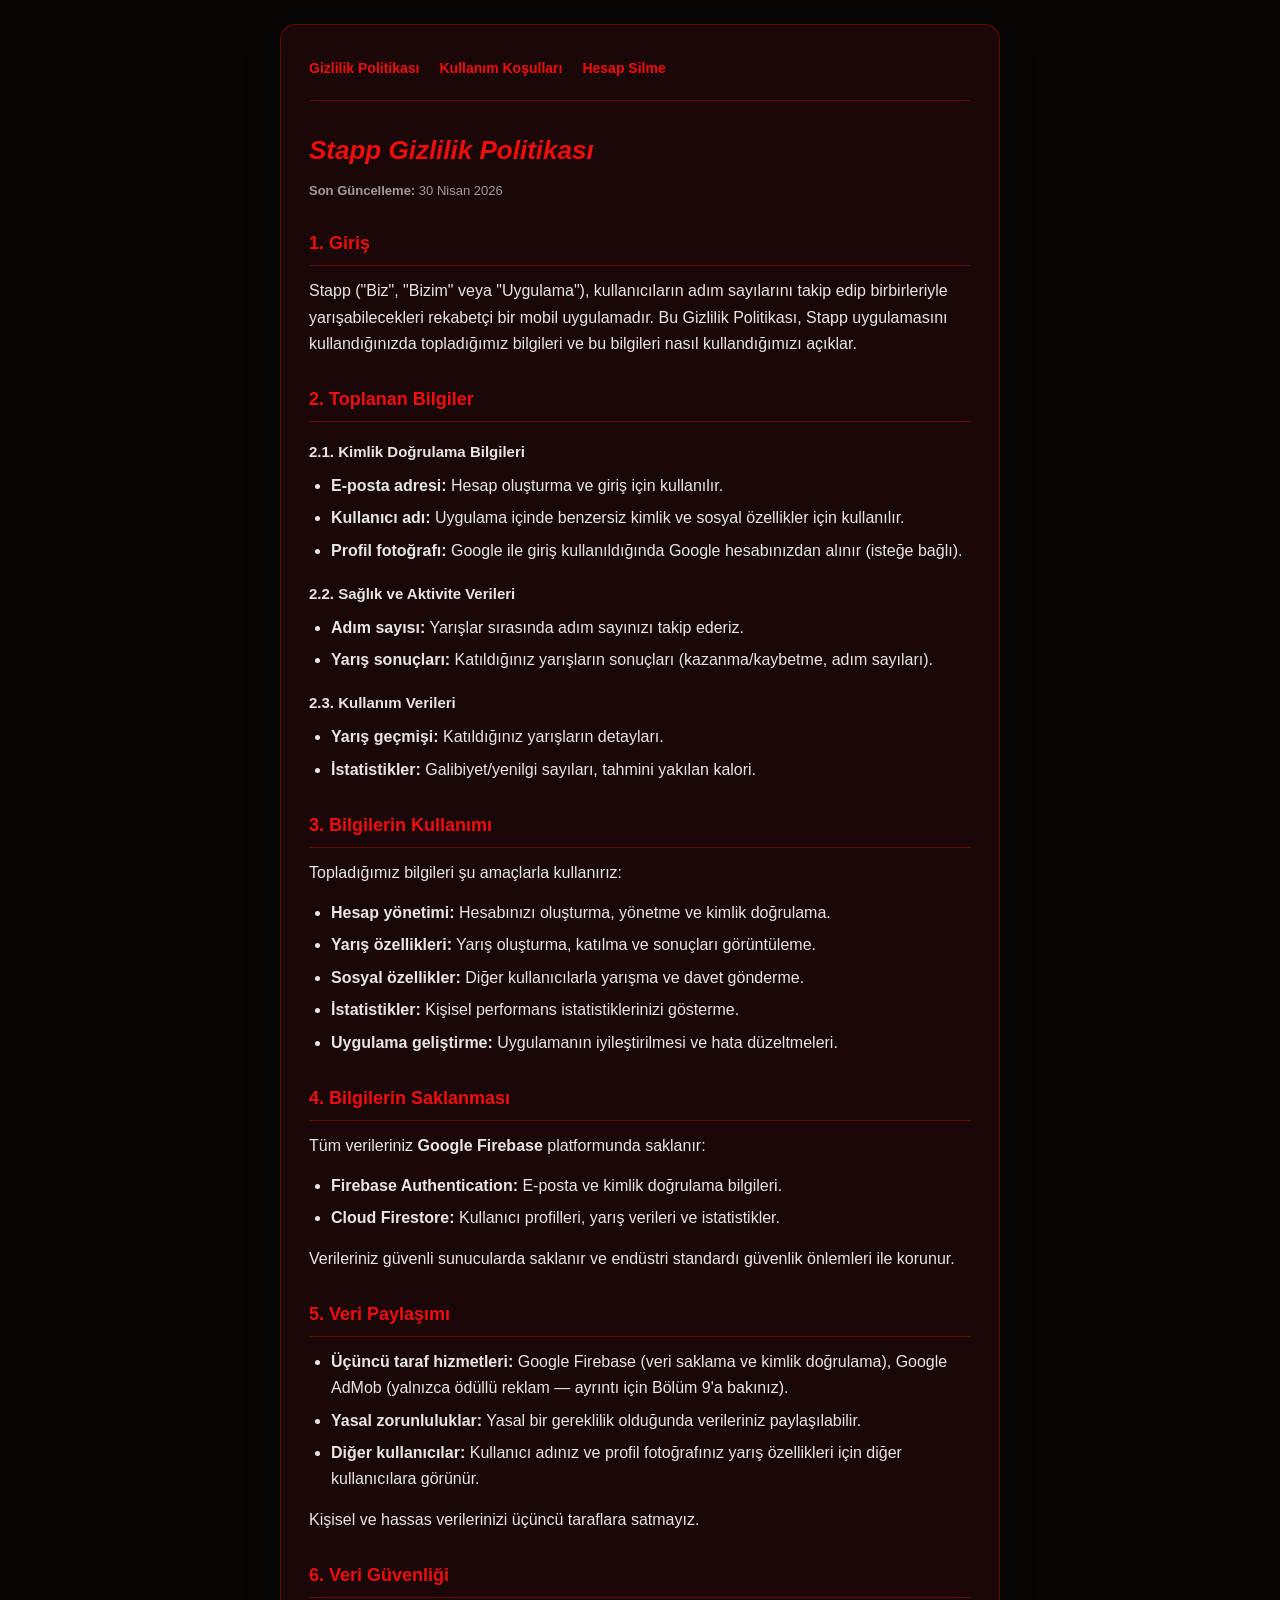
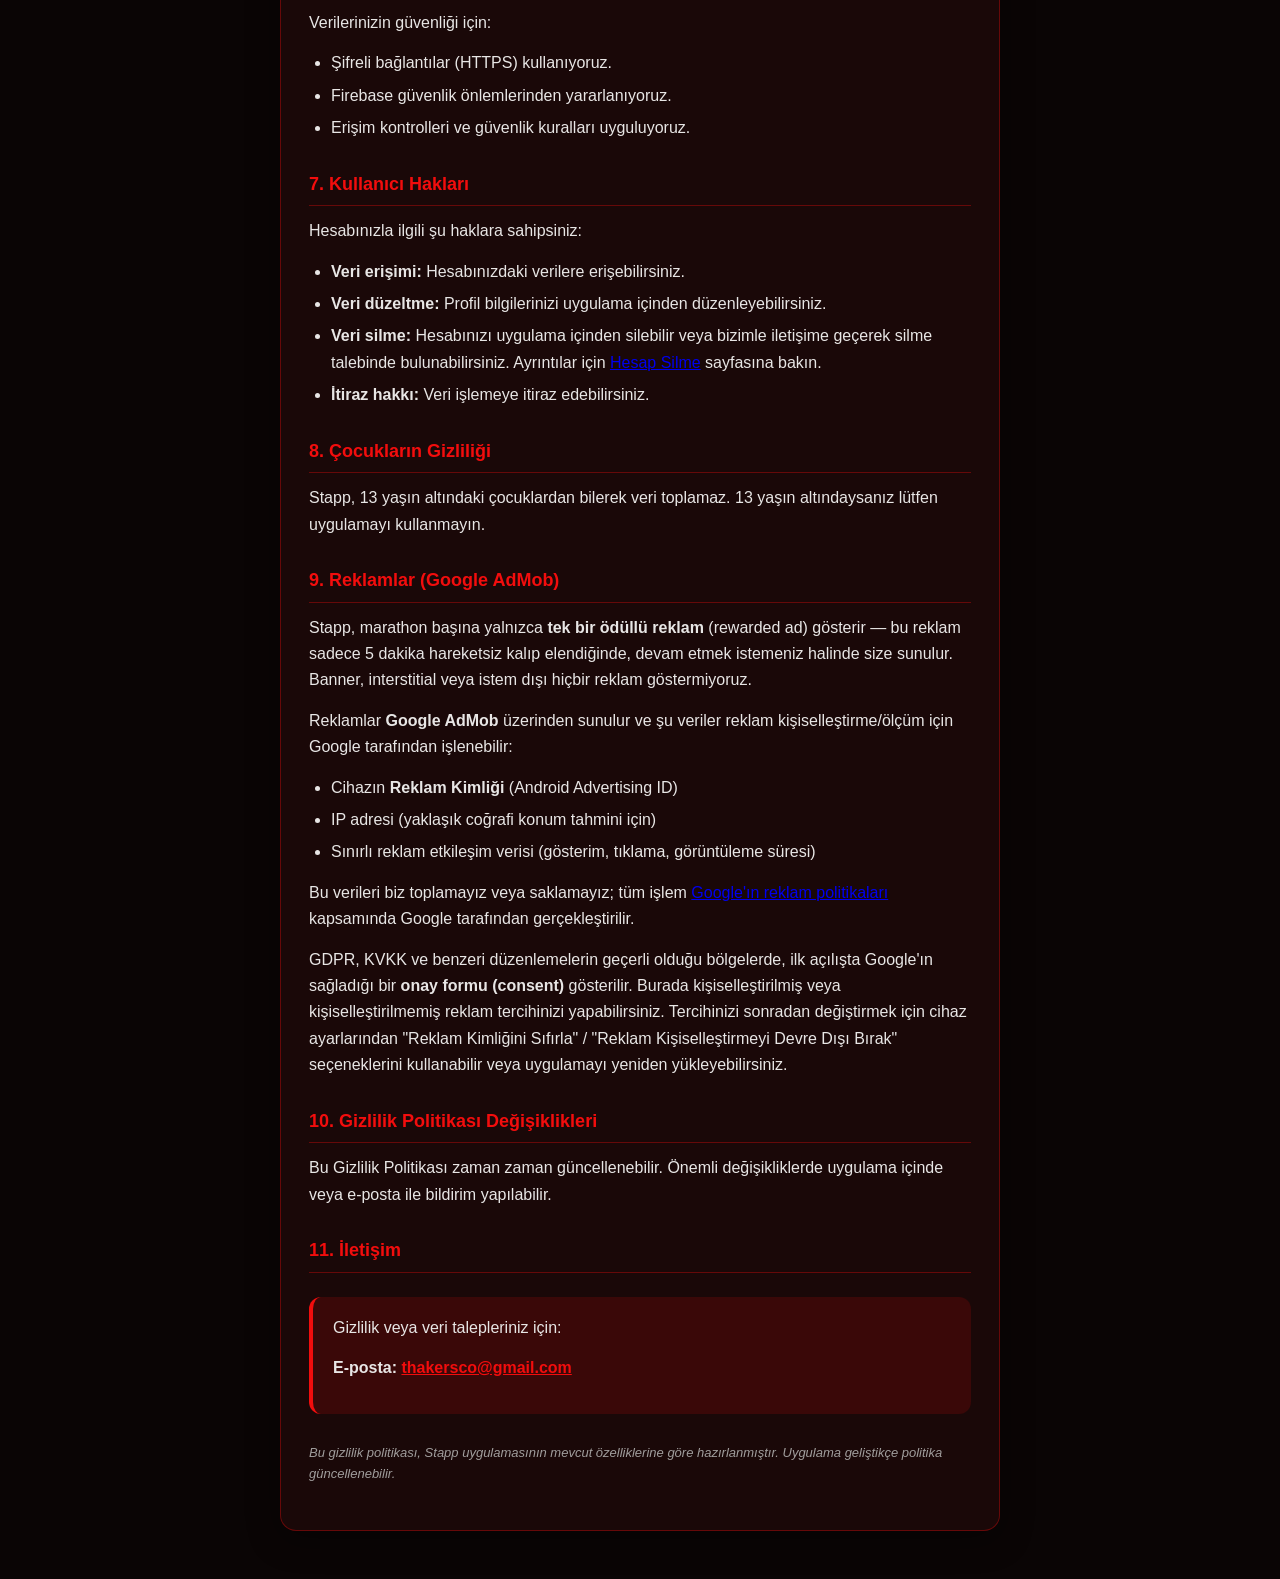
<file: index.html>
<!DOCTYPE html>
<html lang="tr">
<head>
  <meta charset="UTF-8">
  <meta name="viewport" content="width=device-width, initial-scale=1.0">
  <title>Stapp – Gizlilik Politikası</title>
  <link rel="stylesheet" href="styles.css">
</head>
<body>
  <div class="container">
    <nav>
      <a href="index.html" class="active">Gizlilik Politikası</a>
      <a href="terms.html">Kullanım Koşulları</a>
      <a href="delete-account.html">Hesap Silme</a>
    </nav>

    <h1>Stapp Gizlilik Politikası</h1>
    <p class="last-updated"><strong>Son Güncelleme:</strong> 30 Nisan 2026</p>

    <h2>1. Giriş</h2>
    <p>Stapp ("Biz", "Bizim" veya "Uygulama"), kullanıcıların adım sayılarını takip edip birbirleriyle yarışabilecekleri rekabetçi bir mobil uygulamadır. Bu Gizlilik Politikası, Stapp uygulamasını kullandığınızda topladığımız bilgileri ve bu bilgileri nasıl kullandığımızı açıklar.</p>

    <h2>2. Toplanan Bilgiler</h2>
    <h3>2.1. Kimlik Doğrulama Bilgileri</h3>
    <ul>
      <li><strong>E-posta adresi:</strong> Hesap oluşturma ve giriş için kullanılır.</li>
      <li><strong>Kullanıcı adı:</strong> Uygulama içinde benzersiz kimlik ve sosyal özellikler için kullanılır.</li>
      <li><strong>Profil fotoğrafı:</strong> Google ile giriş kullanıldığında Google hesabınızdan alınır (isteğe bağlı).</li>
    </ul>
    <h3>2.2. Sağlık ve Aktivite Verileri</h3>
    <ul>
      <li><strong>Adım sayısı:</strong> Yarışlar sırasında adım sayınızı takip ederiz.</li>
      <li><strong>Yarış sonuçları:</strong> Katıldığınız yarışların sonuçları (kazanma/kaybetme, adım sayıları).</li>
    </ul>
    <h3>2.3. Kullanım Verileri</h3>
    <ul>
      <li><strong>Yarış geçmişi:</strong> Katıldığınız yarışların detayları.</li>
      <li><strong>İstatistikler:</strong> Galibiyet/yenilgi sayıları, tahmini yakılan kalori.</li>
    </ul>

    <h2>3. Bilgilerin Kullanımı</h2>
    <p>Topladığımız bilgileri şu amaçlarla kullanırız:</p>
    <ul>
      <li><strong>Hesap yönetimi:</strong> Hesabınızı oluşturma, yönetme ve kimlik doğrulama.</li>
      <li><strong>Yarış özellikleri:</strong> Yarış oluşturma, katılma ve sonuçları görüntüleme.</li>
      <li><strong>Sosyal özellikler:</strong> Diğer kullanıcılarla yarışma ve davet gönderme.</li>
      <li><strong>İstatistikler:</strong> Kişisel performans istatistiklerinizi gösterme.</li>
      <li><strong>Uygulama geliştirme:</strong> Uygulamanın iyileştirilmesi ve hata düzeltmeleri.</li>
    </ul>

    <h2>4. Bilgilerin Saklanması</h2>
    <p>Tüm verileriniz <strong>Google Firebase</strong> platformunda saklanır:</p>
    <ul>
      <li><strong>Firebase Authentication:</strong> E-posta ve kimlik doğrulama bilgileri.</li>
      <li><strong>Cloud Firestore:</strong> Kullanıcı profilleri, yarış verileri ve istatistikler.</li>
    </ul>
    <p>Verileriniz güvenli sunucularda saklanır ve endüstri standardı güvenlik önlemleri ile korunur.</p>

    <h2>5. Veri Paylaşımı</h2>
    <ul>
      <li><strong>Üçüncü taraf hizmetleri:</strong> Google Firebase (veri saklama ve kimlik doğrulama), Google AdMob (yalnızca ödüllü reklam — ayrıntı için Bölüm 9'a bakınız).</li>
      <li><strong>Yasal zorunluluklar:</strong> Yasal bir gereklilik olduğunda verileriniz paylaşılabilir.</li>
      <li><strong>Diğer kullanıcılar:</strong> Kullanıcı adınız ve profil fotoğrafınız yarış özellikleri için diğer kullanıcılara görünür.</li>
    </ul>
    <p>Kişisel ve hassas verilerinizi üçüncü taraflara satmayız.</p>

    <h2>6. Veri Güvenliği</h2>
    <p>Verilerinizin güvenliği için:</p>
    <ul>
      <li>Şifreli bağlantılar (HTTPS) kullanıyoruz.</li>
      <li>Firebase güvenlik önlemlerinden yararlanıyoruz.</li>
      <li>Erişim kontrolleri ve güvenlik kuralları uyguluyoruz.</li>
    </ul>

    <h2>7. Kullanıcı Hakları</h2>
    <p>Hesabınızla ilgili şu haklara sahipsiniz:</p>
    <ul>
      <li><strong>Veri erişimi:</strong> Hesabınızdaki verilere erişebilirsiniz.</li>
      <li><strong>Veri düzeltme:</strong> Profil bilgilerinizi uygulama içinden düzenleyebilirsiniz.</li>
      <li><strong>Veri silme:</strong> Hesabınızı uygulama içinden silebilir veya bizimle iletişime geçerek silme talebinde bulunabilirsiniz. Ayrıntılar için <a href="delete-account.html">Hesap Silme</a> sayfasına bakın.</li>
      <li><strong>İtiraz hakkı:</strong> Veri işlemeye itiraz edebilirsiniz.</li>
    </ul>

    <h2>8. Çocukların Gizliliği</h2>
    <p>Stapp, 13 yaşın altındaki çocuklardan bilerek veri toplamaz. 13 yaşın altındaysanız lütfen uygulamayı kullanmayın.</p>

    <h2>9. Reklamlar (Google AdMob)</h2>
    <p>Stapp, marathon başına yalnızca <strong>tek bir ödüllü reklam</strong> (rewarded ad) gösterir — bu reklam sadece 5 dakika hareketsiz kalıp elendiğinde, devam etmek istemeniz halinde size sunulur. Banner, interstitial veya istem dışı hiçbir reklam göstermiyoruz.</p>
    <p>Reklamlar <strong>Google AdMob</strong> üzerinden sunulur ve şu veriler reklam kişiselleştirme/ölçüm için Google tarafından işlenebilir:</p>
    <ul>
      <li>Cihazın <strong>Reklam Kimliği</strong> (Android Advertising ID)</li>
      <li>IP adresi (yaklaşık coğrafi konum tahmini için)</li>
      <li>Sınırlı reklam etkileşim verisi (gösterim, tıklama, görüntüleme süresi)</li>
    </ul>
    <p>Bu verileri biz toplamayız veya saklamayız; tüm işlem <a href="https://policies.google.com/technologies/ads">Google'ın reklam politikaları</a> kapsamında Google tarafından gerçekleştirilir.</p>
    <p>GDPR, KVKK ve benzeri düzenlemelerin geçerli olduğu bölgelerde, ilk açılışta Google'ın sağladığı bir <strong>onay formu (consent)</strong> gösterilir. Burada kişiselleştirilmiş veya kişiselleştirilmemiş reklam tercihinizi yapabilirsiniz. Tercihinizi sonradan değiştirmek için cihaz ayarlarından "Reklam Kimliğini Sıfırla" / "Reklam Kişiselleştirmeyi Devre Dışı Bırak" seçeneklerini kullanabilir veya uygulamayı yeniden yükleyebilirsiniz.</p>

    <h2>10. Gizlilik Politikası Değişiklikleri</h2>
    <p>Bu Gizlilik Politikası zaman zaman güncellenebilir. Önemli değişikliklerde uygulama içinde veya e-posta ile bildirim yapılabilir.</p>

    <h2>11. İletişim</h2>
    <div class="contact-box">
      <p>Gizlilik veya veri talepleriniz için:</p>
      <p><strong>E-posta:</strong> <a href="mailto:thakersco@gmail.com">thakersco@gmail.com</a></p>
    </div>

    <p class="note">Bu gizlilik politikası, Stapp uygulamasının mevcut özelliklerine göre hazırlanmıştır. Uygulama geliştikçe politika güncellenebilir.</p>
  </div>
</body>
</html>
</file>
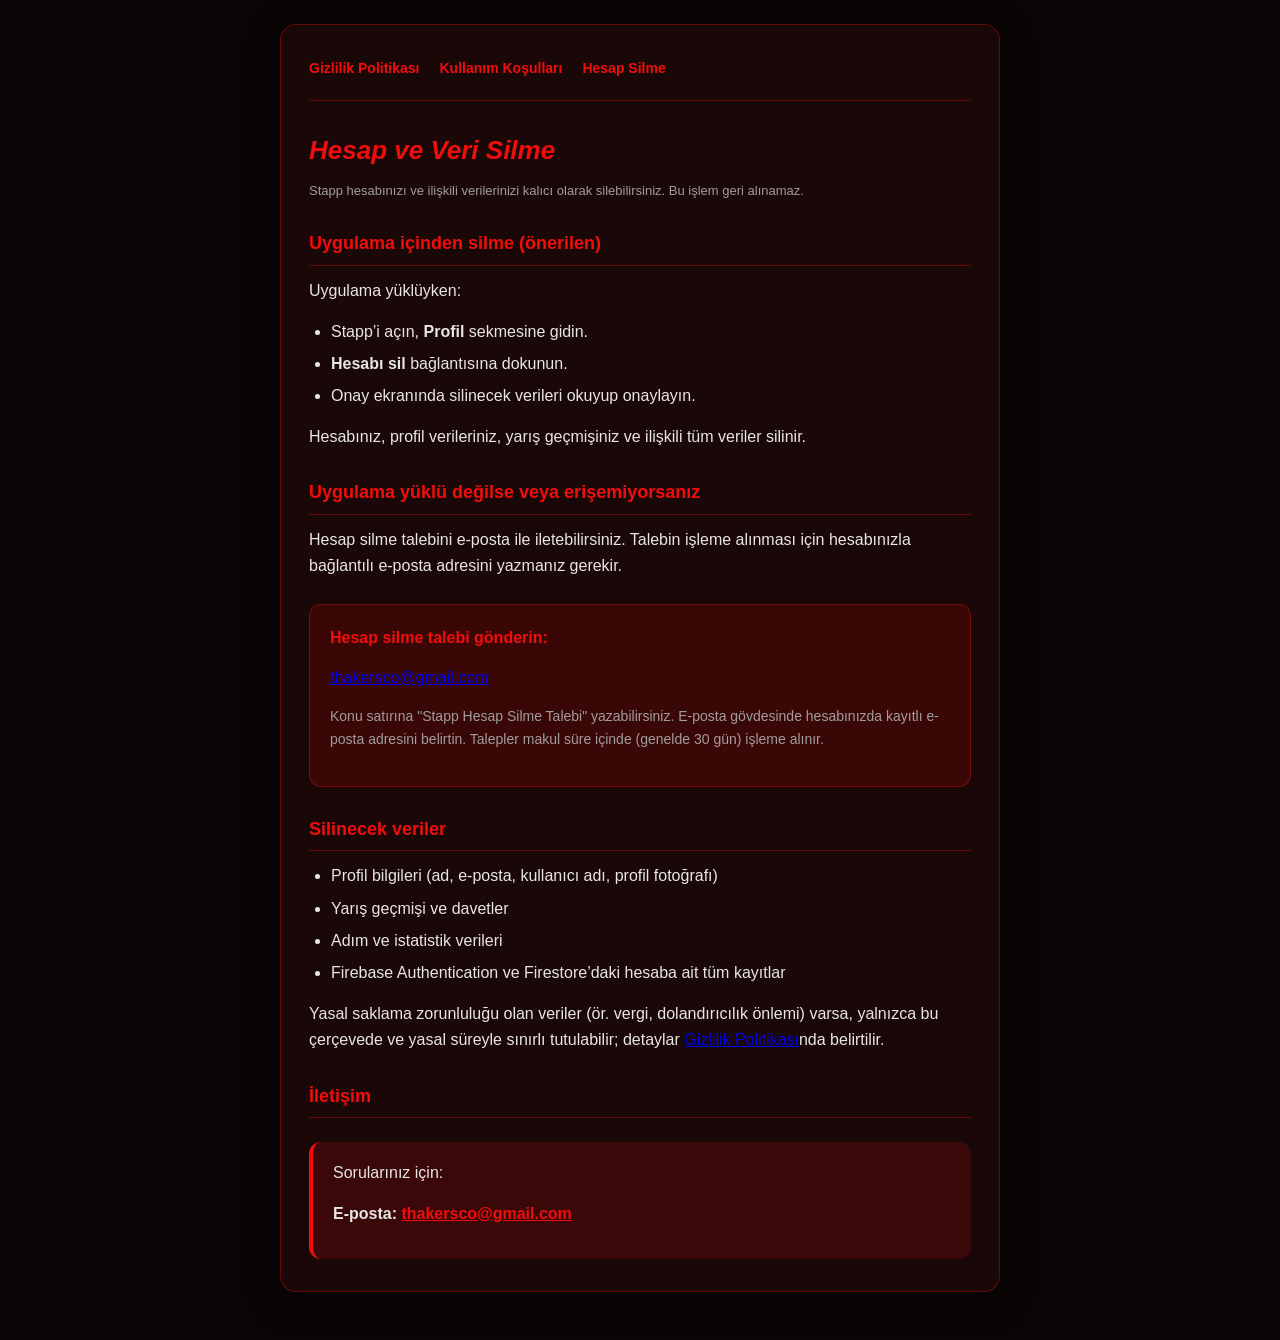
<file: delete-account.html>
<!DOCTYPE html>
<html lang="tr">
<head>
  <meta charset="UTF-8">
  <meta name="viewport" content="width=device-width, initial-scale=1.0">
  <title>Stapp – Hesap ve Veri Silme</title>
  <link rel="stylesheet" href="styles.css">
</head>
<body>
  <div class="container">
    <nav>
      <a href="index.html">Gizlilik Politikası</a>
      <a href="terms.html">Kullanım Koşulları</a>
      <a href="delete-account.html" class="active">Hesap Silme</a>
    </nav>

    <h1>Hesap ve Veri Silme</h1>
    <p class="last-updated">Stapp hesabınızı ve ilişkili verilerinizi kalıcı olarak silebilirsiniz. Bu işlem geri alınamaz.</p>

    <h2>Uygulama içinden silme (önerilen)</h2>
    <p>Uygulama yüklüyken:</p>
    <ul>
      <li>Stapp’i açın, <strong>Profil</strong> sekmesine gidin.</li>
      <li><strong>Hesabı sil</strong> bağlantısına dokunun.</li>
      <li>Onay ekranında silinecek verileri okuyup onaylayın.</li>
    </ul>
    <p>Hesabınız, profil verileriniz, yarış geçmişiniz ve ilişkili tüm veriler silinir.</p>

    <h2>Uygulama yüklü değilse veya erişemiyorsanız</h2>
    <p>Hesap silme talebini e-posta ile iletebilirsiniz. Talebin işleme alınması için hesabınızla bağlantılı e-posta adresini yazmanız gerekir.</p>
    <div class="cta-box">
      <p><strong>Hesap silme talebi gönderin:</strong></p>
      <p><a href="mailto:thakersco@gmail.com?subject=Stapp%20Hesap%20Silme%20Talebi">thakersco@gmail.com</a></p>
      <p style="margin-top: 12px; font-size: 14px; color: var(--text-muted);">Konu satırına "Stapp Hesap Silme Talebi" yazabilirsiniz. E-posta gövdesinde hesabınızda kayıtlı e-posta adresini belirtin. Talepler makul süre içinde (genelde 30 gün) işleme alınır.</p>
    </div>

    <h2>Silinecek veriler</h2>
    <ul>
      <li>Profil bilgileri (ad, e-posta, kullanıcı adı, profil fotoğrafı)</li>
      <li>Yarış geçmişi ve davetler</li>
      <li>Adım ve istatistik verileri</li>
      <li>Firebase Authentication ve Firestore’daki hesaba ait tüm kayıtlar</li>
    </ul>
    <p>Yasal saklama zorunluluğu olan veriler (ör. vergi, dolandırıcılık önlemi) varsa, yalnızca bu çerçevede ve yasal süreyle sınırlı tutulabilir; detaylar <a href="index.html">Gizlilik Politikası</a>nda belirtilir.</p>

    <h2>İletişim</h2>
    <div class="contact-box">
      <p>Sorularınız için:</p>
      <p><strong>E-posta:</strong> <a href="mailto:thakersco@gmail.com">thakersco@gmail.com</a></p>
    </div>
  </div>
</body>
</html>
</file>
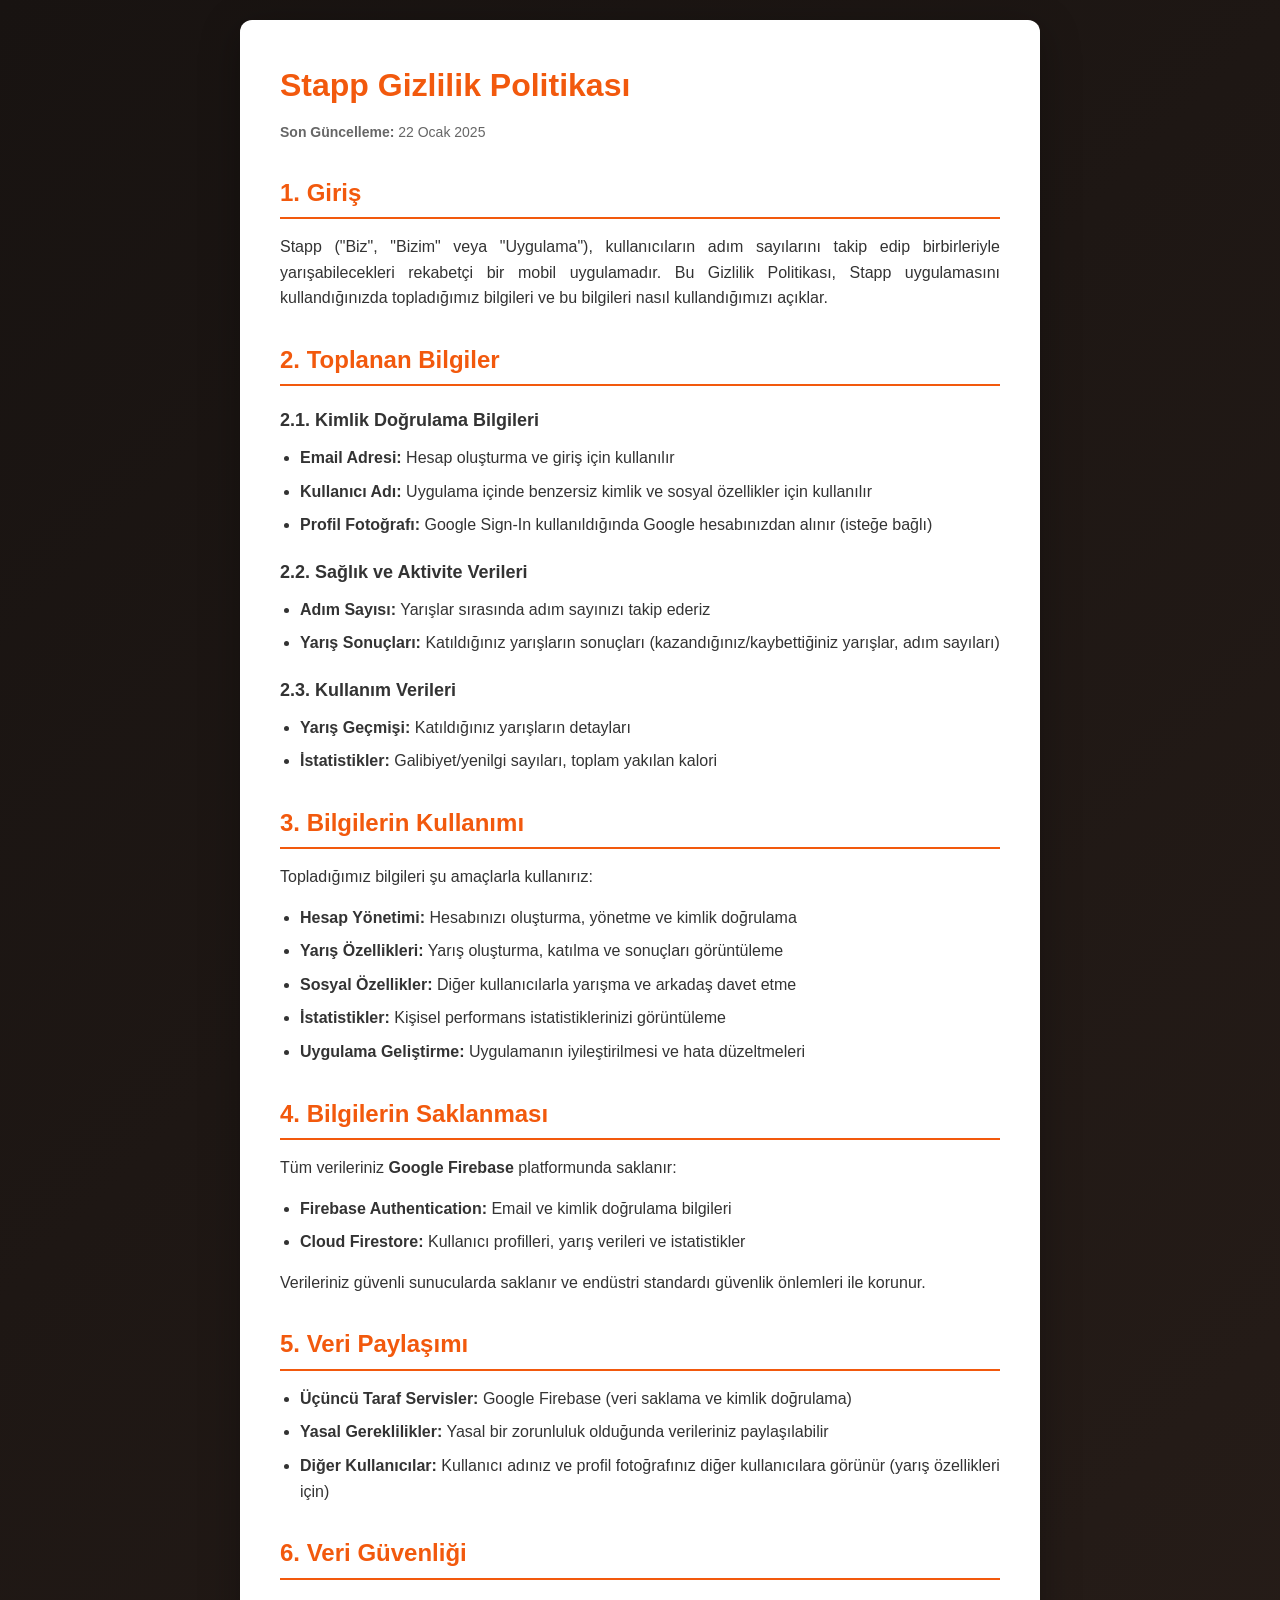
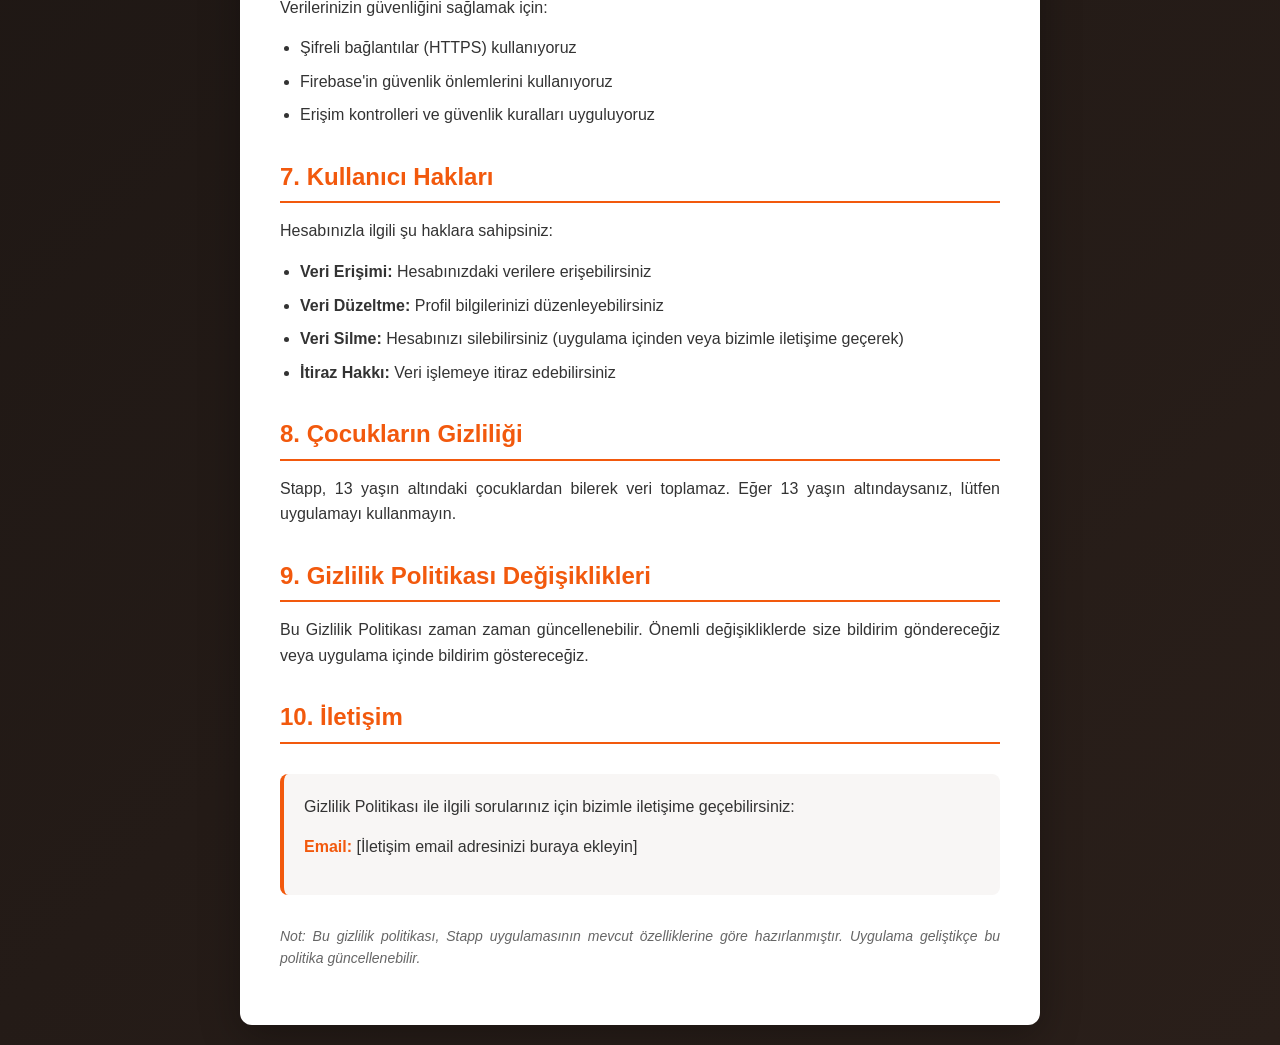
<file: privacy-policy.html>
<!DOCTYPE html>
<html lang="tr">
<head>
    <meta charset="UTF-8">
    <meta name="viewport" content="width=device-width, initial-scale=1.0">
    <title>Stapp - Gizlilik Politikası</title>
    <style>
        * {
            margin: 0;
            padding: 0;
            box-sizing: border-box;
        }
        
        body {
            font-family: -apple-system, BlinkMacSystemFont, 'Segoe UI', Roboto, Oxygen, Ubuntu, Cantarell, sans-serif;
            line-height: 1.6;
            color: #333;
            background: linear-gradient(135deg, #181311 0%, #2a1f1a 100%);
            padding: 20px;
            min-height: 100vh;
        }
        
        .container {
            max-width: 800px;
            margin: 0 auto;
            background: white;
            padding: 40px;
            border-radius: 12px;
            box-shadow: 0 10px 40px rgba(0, 0, 0, 0.3);
        }
        
        h1 {
            color: #f2590d;
            margin-bottom: 10px;
            font-size: 32px;
        }
        
        .last-updated {
            color: #666;
            font-size: 14px;
            margin-bottom: 30px;
        }
        
        h2 {
            color: #f2590d;
            margin-top: 30px;
            margin-bottom: 15px;
            font-size: 24px;
            border-bottom: 2px solid #f2590d;
            padding-bottom: 5px;
        }
        
        h3 {
            color: #333;
            margin-top: 20px;
            margin-bottom: 10px;
            font-size: 18px;
        }
        
        p {
            margin-bottom: 15px;
            text-align: justify;
        }
        
        ul {
            margin-left: 20px;
            margin-bottom: 15px;
        }
        
        li {
            margin-bottom: 8px;
        }
        
        .contact {
            background: #f8f6f5;
            padding: 20px;
            border-radius: 8px;
            margin-top: 30px;
            border-left: 4px solid #f2590d;
        }
        
        .contact strong {
            color: #f2590d;
        }
        
        @media (max-width: 600px) {
            .container {
                padding: 20px;
            }
            
            h1 {
                font-size: 24px;
            }
            
            h2 {
                font-size: 20px;
            }
        }
    </style>
</head>
<body>
    <div class="container">
        <h1>Stapp Gizlilik Politikası</h1>
        <p class="last-updated"><strong>Son Güncelleme:</strong> 22 Ocak 2025</p>
        
        <h2>1. Giriş</h2>
        <p>Stapp ("Biz", "Bizim" veya "Uygulama"), kullanıcıların adım sayılarını takip edip birbirleriyle yarışabilecekleri rekabetçi bir mobil uygulamadır. Bu Gizlilik Politikası, Stapp uygulamasını kullandığınızda topladığımız bilgileri ve bu bilgileri nasıl kullandığımızı açıklar.</p>
        
        <h2>2. Toplanan Bilgiler</h2>
        
        <h3>2.1. Kimlik Doğrulama Bilgileri</h3>
        <ul>
            <li><strong>Email Adresi:</strong> Hesap oluşturma ve giriş için kullanılır</li>
            <li><strong>Kullanıcı Adı:</strong> Uygulama içinde benzersiz kimlik ve sosyal özellikler için kullanılır</li>
            <li><strong>Profil Fotoğrafı:</strong> Google Sign-In kullanıldığında Google hesabınızdan alınır (isteğe bağlı)</li>
        </ul>
        
        <h3>2.2. Sağlık ve Aktivite Verileri</h3>
        <ul>
            <li><strong>Adım Sayısı:</strong> Yarışlar sırasında adım sayınızı takip ederiz</li>
            <li><strong>Yarış Sonuçları:</strong> Katıldığınız yarışların sonuçları (kazandığınız/kaybettiğiniz yarışlar, adım sayıları)</li>
        </ul>
        
        <h3>2.3. Kullanım Verileri</h3>
        <ul>
            <li><strong>Yarış Geçmişi:</strong> Katıldığınız yarışların detayları</li>
            <li><strong>İstatistikler:</strong> Galibiyet/yenilgi sayıları, toplam yakılan kalori</li>
        </ul>
        
        <h2>3. Bilgilerin Kullanımı</h2>
        <p>Topladığımız bilgileri şu amaçlarla kullanırız:</p>
        <ul>
            <li><strong>Hesap Yönetimi:</strong> Hesabınızı oluşturma, yönetme ve kimlik doğrulama</li>
            <li><strong>Yarış Özellikleri:</strong> Yarış oluşturma, katılma ve sonuçları görüntüleme</li>
            <li><strong>Sosyal Özellikler:</strong> Diğer kullanıcılarla yarışma ve arkadaş davet etme</li>
            <li><strong>İstatistikler:</strong> Kişisel performans istatistiklerinizi görüntüleme</li>
            <li><strong>Uygulama Geliştirme:</strong> Uygulamanın iyileştirilmesi ve hata düzeltmeleri</li>
        </ul>
        
        <h2>4. Bilgilerin Saklanması</h2>
        <p>Tüm verileriniz <strong>Google Firebase</strong> platformunda saklanır:</p>
        <ul>
            <li><strong>Firebase Authentication:</strong> Email ve kimlik doğrulama bilgileri</li>
            <li><strong>Cloud Firestore:</strong> Kullanıcı profilleri, yarış verileri ve istatistikler</li>
        </ul>
        <p>Verileriniz güvenli sunucularda saklanır ve endüstri standardı güvenlik önlemleri ile korunur.</p>
        
        <h2>5. Veri Paylaşımı</h2>
        <ul>
            <li><strong>Üçüncü Taraf Servisler:</strong> Google Firebase (veri saklama ve kimlik doğrulama)</li>
            <li><strong>Yasal Gereklilikler:</strong> Yasal bir zorunluluk olduğunda verileriniz paylaşılabilir</li>
            <li><strong>Diğer Kullanıcılar:</strong> Kullanıcı adınız ve profil fotoğrafınız diğer kullanıcılara görünür (yarış özellikleri için)</li>
        </ul>
        
        <h2>6. Veri Güvenliği</h2>
        <p>Verilerinizin güvenliğini sağlamak için:</p>
        <ul>
            <li>Şifreli bağlantılar (HTTPS) kullanıyoruz</li>
            <li>Firebase'in güvenlik önlemlerini kullanıyoruz</li>
            <li>Erişim kontrolleri ve güvenlik kuralları uyguluyoruz</li>
        </ul>
        
        <h2>7. Kullanıcı Hakları</h2>
        <p>Hesabınızla ilgili şu haklara sahipsiniz:</p>
        <ul>
            <li><strong>Veri Erişimi:</strong> Hesabınızdaki verilere erişebilirsiniz</li>
            <li><strong>Veri Düzeltme:</strong> Profil bilgilerinizi düzenleyebilirsiniz</li>
            <li><strong>Veri Silme:</strong> Hesabınızı silebilirsiniz (uygulama içinden veya bizimle iletişime geçerek)</li>
            <li><strong>İtiraz Hakkı:</strong> Veri işlemeye itiraz edebilirsiniz</li>
        </ul>
        
        <h2>8. Çocukların Gizliliği</h2>
        <p>Stapp, 13 yaşın altındaki çocuklardan bilerek veri toplamaz. Eğer 13 yaşın altındaysanız, lütfen uygulamayı kullanmayın.</p>
        
        <h2>9. Gizlilik Politikası Değişiklikleri</h2>
        <p>Bu Gizlilik Politikası zaman zaman güncellenebilir. Önemli değişikliklerde size bildirim göndereceğiz veya uygulama içinde bildirim göstereceğiz.</p>
        
        <h2>10. İletişim</h2>
        <div class="contact">
            <p>Gizlilik Politikası ile ilgili sorularınız için bizimle iletişime geçebilirsiniz:</p>
            <p><strong>Email:</strong> [İletişim email adresinizi buraya ekleyin]</p>
        </div>
        
        <p style="margin-top: 30px; font-size: 14px; color: #666;"><em>Not: Bu gizlilik politikası, Stapp uygulamasının mevcut özelliklerine göre hazırlanmıştır. Uygulama geliştikçe bu politika güncellenebilir.</em></p>
    </div>
</body>
</html>
</file>
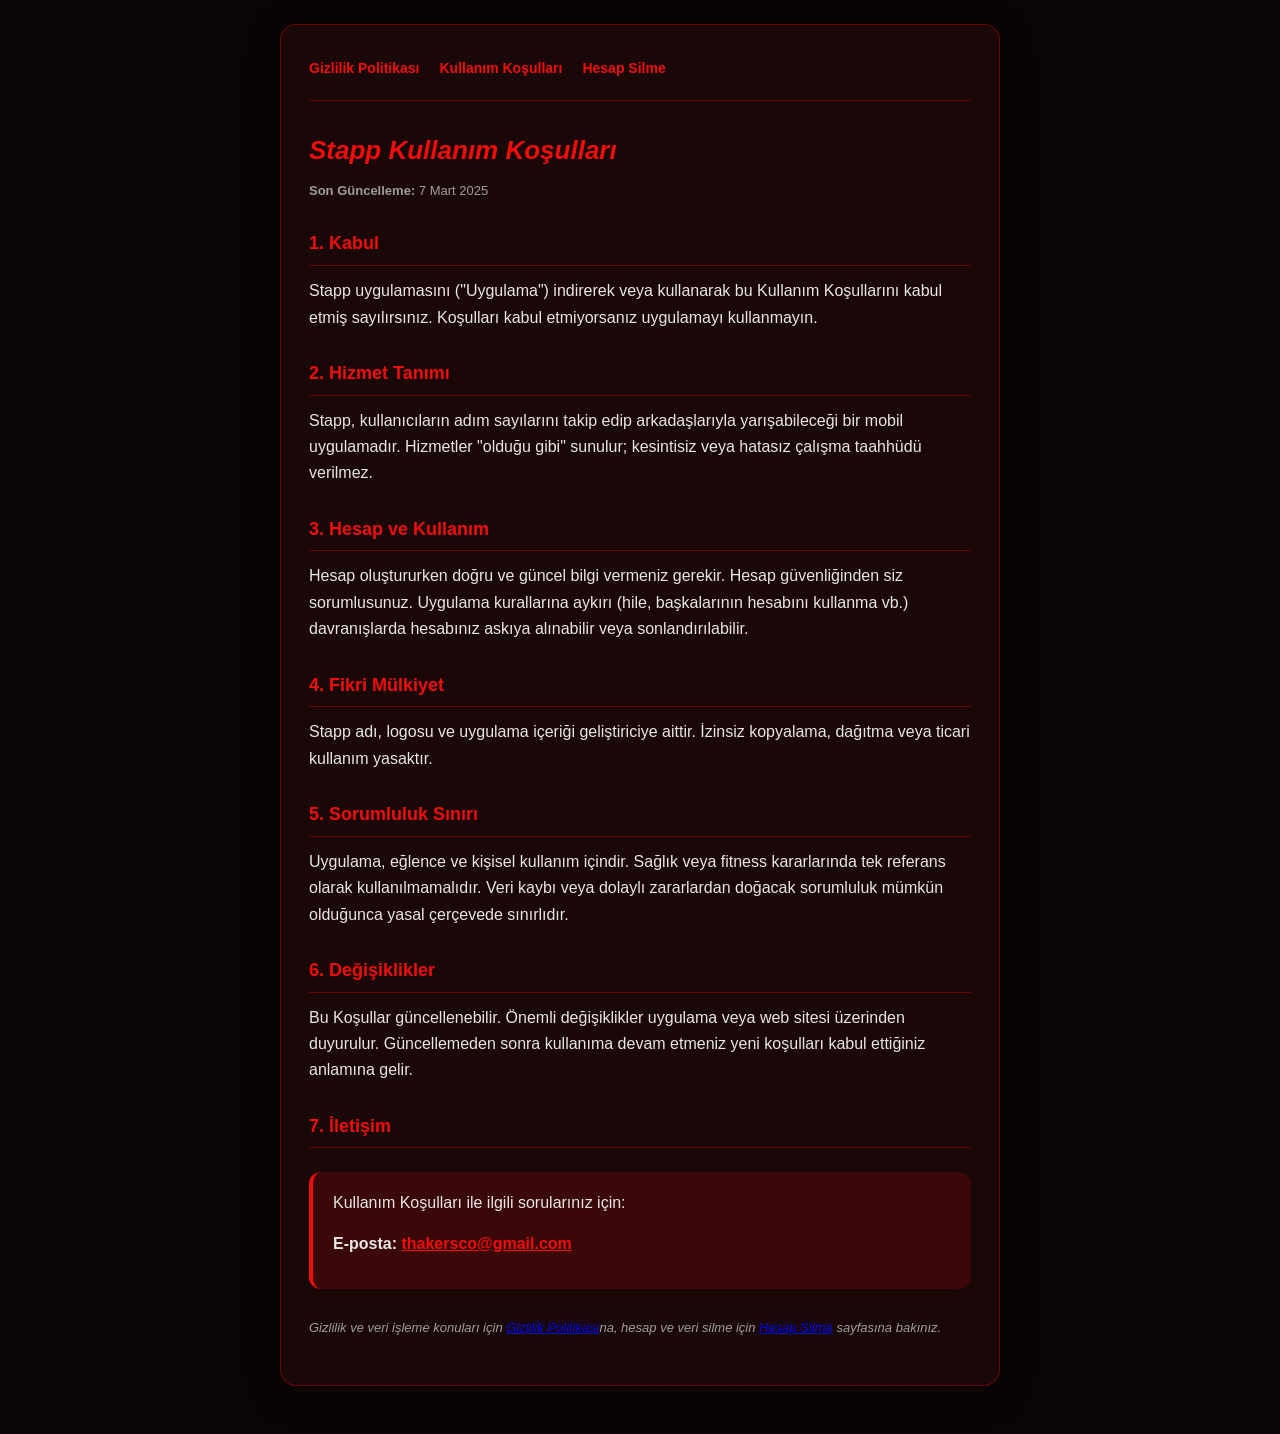
<file: terms.html>
<!DOCTYPE html>
<html lang="tr">
<head>
  <meta charset="UTF-8">
  <meta name="viewport" content="width=device-width, initial-scale=1.0">
  <title>Stapp – Kullanım Koşulları</title>
  <link rel="stylesheet" href="styles.css">
</head>
<body>
  <div class="container">
    <nav>
      <a href="index.html">Gizlilik Politikası</a>
      <a href="terms.html" class="active">Kullanım Koşulları</a>
      <a href="delete-account.html">Hesap Silme</a>
    </nav>

    <h1>Stapp Kullanım Koşulları</h1>
    <p class="last-updated"><strong>Son Güncelleme:</strong> 7 Mart 2025</p>

    <h2>1. Kabul</h2>
    <p>Stapp uygulamasını ("Uygulama") indirerek veya kullanarak bu Kullanım Koşullarını kabul etmiş sayılırsınız. Koşulları kabul etmiyorsanız uygulamayı kullanmayın.</p>

    <h2>2. Hizmet Tanımı</h2>
    <p>Stapp, kullanıcıların adım sayılarını takip edip arkadaşlarıyla yarışabileceği bir mobil uygulamadır. Hizmetler "olduğu gibi" sunulur; kesintisiz veya hatasız çalışma taahhüdü verilmez.</p>

    <h2>3. Hesap ve Kullanım</h2>
    <p>Hesap oluştururken doğru ve güncel bilgi vermeniz gerekir. Hesap güvenliğinden siz sorumlusunuz. Uygulama kurallarına aykırı (hile, başkalarının hesabını kullanma vb.) davranışlarda hesabınız askıya alınabilir veya sonlandırılabilir.</p>

    <h2>4. Fikri Mülkiyet</h2>
    <p>Stapp adı, logosu ve uygulama içeriği geliştiriciye aittir. İzinsiz kopyalama, dağıtma veya ticari kullanım yasaktır.</p>

    <h2>5. Sorumluluk Sınırı</h2>
    <p>Uygulama, eğlence ve kişisel kullanım içindir. Sağlık veya fitness kararlarında tek referans olarak kullanılmamalıdır. Veri kaybı veya dolaylı zararlardan doğacak sorumluluk mümkün olduğunca yasal çerçevede sınırlıdır.</p>

    <h2>6. Değişiklikler</h2>
    <p>Bu Koşullar güncellenebilir. Önemli değişiklikler uygulama veya web sitesi üzerinden duyurulur. Güncellemeden sonra kullanıma devam etmeniz yeni koşulları kabul ettiğiniz anlamına gelir.</p>

    <h2>7. İletişim</h2>
    <div class="contact-box">
      <p>Kullanım Koşulları ile ilgili sorularınız için:</p>
      <p><strong>E-posta:</strong> <a href="mailto:thakersco@gmail.com">thakersco@gmail.com</a></p>
    </div>

    <p class="note">Gizlilik ve veri işleme konuları için <a href="index.html">Gizlilik Politikası</a>na, hesap ve veri silme için <a href="delete-account.html">Hesap Silme</a> sayfasına bakınız.</p>
  </div>
</body>
</html>
</file>
<file: styles.css>
/* Stapp – Yasal sayfalar ortak stil (uygulama temasıyla uyumlu) */
:root {
  --stapp-red: #F20D0D;
  --stapp-red-dim: rgba(242, 13, 13, 0.15);
  --bg-dark: #0A0505;
  --card-dark: #1A0808;
  --text: #e8e6e5;
  --text-muted: #a09d9c;
  --border: rgba(242, 13, 13, 0.35);
}

* { margin: 0; padding: 0; box-sizing: border-box; }

body {
  font-family: -apple-system, BlinkMacSystemFont, 'Segoe UI', Roboto, 'Helvetica Neue', sans-serif;
  line-height: 1.65;
  color: var(--text);
  background: var(--bg-dark);
  min-height: 100vh;
  padding: 24px 16px 48px;
}

.container {
  max-width: 720px;
  margin: 0 auto;
  background: var(--card-dark);
  padding: 32px 28px;
  border-radius: 16px;
  border: 1px solid var(--border);
  box-shadow: 0 8px 32px rgba(0,0,0,0.4);
}

nav {
  display: flex;
  flex-wrap: wrap;
  gap: 12px 20px;
  margin-bottom: 28px;
  padding-bottom: 20px;
  border-bottom: 1px solid var(--border);
}

nav a {
  color: var(--stapp-red);
  text-decoration: none;
  font-weight: 600;
  font-size: 14px;
}

nav a:hover { text-decoration: underline; }

nav a.active { opacity: 1; }

h1 {
  color: var(--stapp-red);
  font-size: 26px;
  font-weight: 800;
  margin-bottom: 8px;
  font-style: italic;
}

.last-updated {
  color: var(--text-muted);
  font-size: 13px;
  margin-bottom: 28px;
}

h2 {
  color: var(--stapp-red);
  font-size: 18px;
  font-weight: 700;
  margin-top: 28px;
  margin-bottom: 12px;
  padding-bottom: 6px;
  border-bottom: 1px solid var(--border);
}

h3 {
  color: var(--text);
  font-size: 15px;
  font-weight: 600;
  margin-top: 18px;
  margin-bottom: 8px;
}

p { margin-bottom: 14px; }

ul { margin: 0 0 14px 22px; }

li { margin-bottom: 6px; }

.contact-box {
  background: var(--stapp-red-dim);
  padding: 18px 20px;
  border-radius: 12px;
  margin-top: 24px;
  border-left: 4px solid var(--stapp-red);
}

.contact-box a {
  color: var(--stapp-red);
  font-weight: 600;
}

.cta-box {
  background: var(--stapp-red-dim);
  padding: 20px;
  border-radius: 12px;
  margin: 24px 0;
  border: 1px solid var(--border);
}

.cta-box strong { color: var(--stapp-red); }

.note {
  font-size: 13px;
  color: var(--text-muted);
  margin-top: 28px;
  font-style: italic;
}

@media (max-width: 600px) {
  .container { padding: 22px 18px; }
  h1 { font-size: 22px; }
  body { padding: 16px 12px 32px; }
}
</file>
